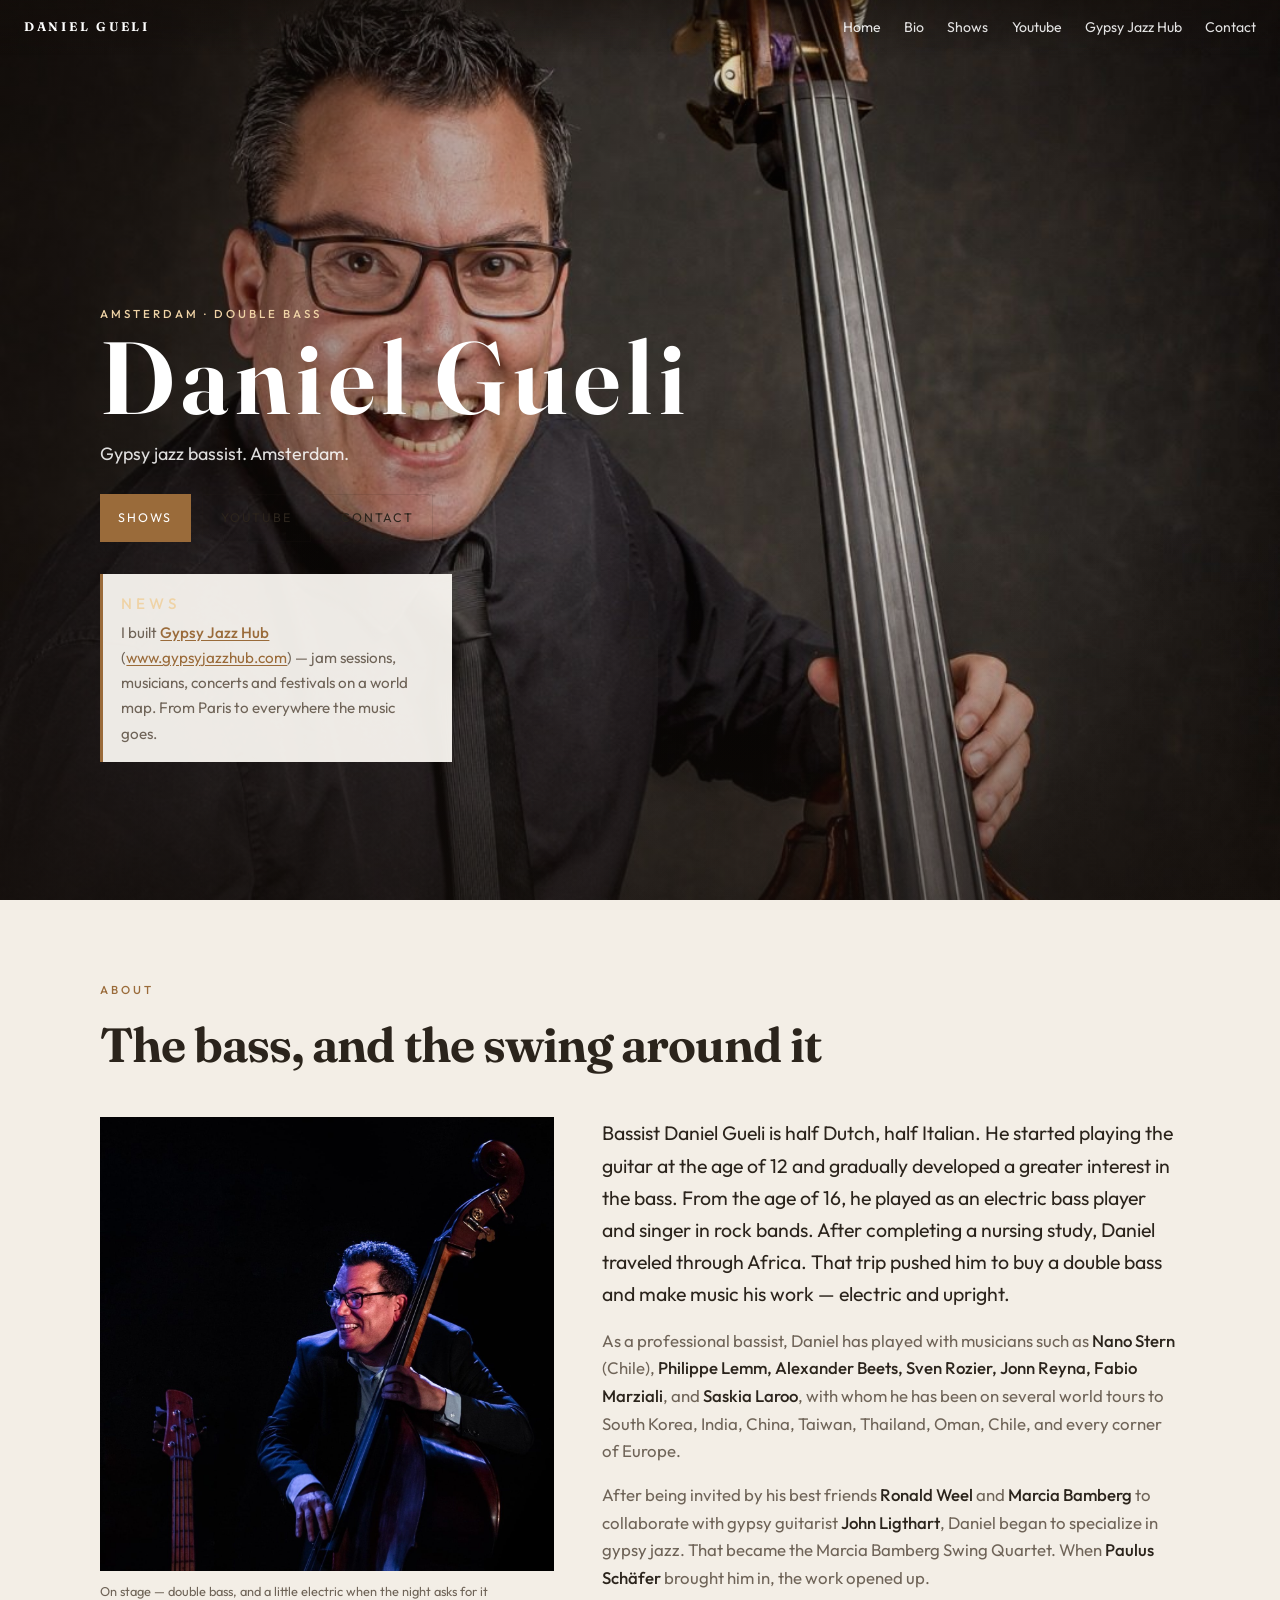
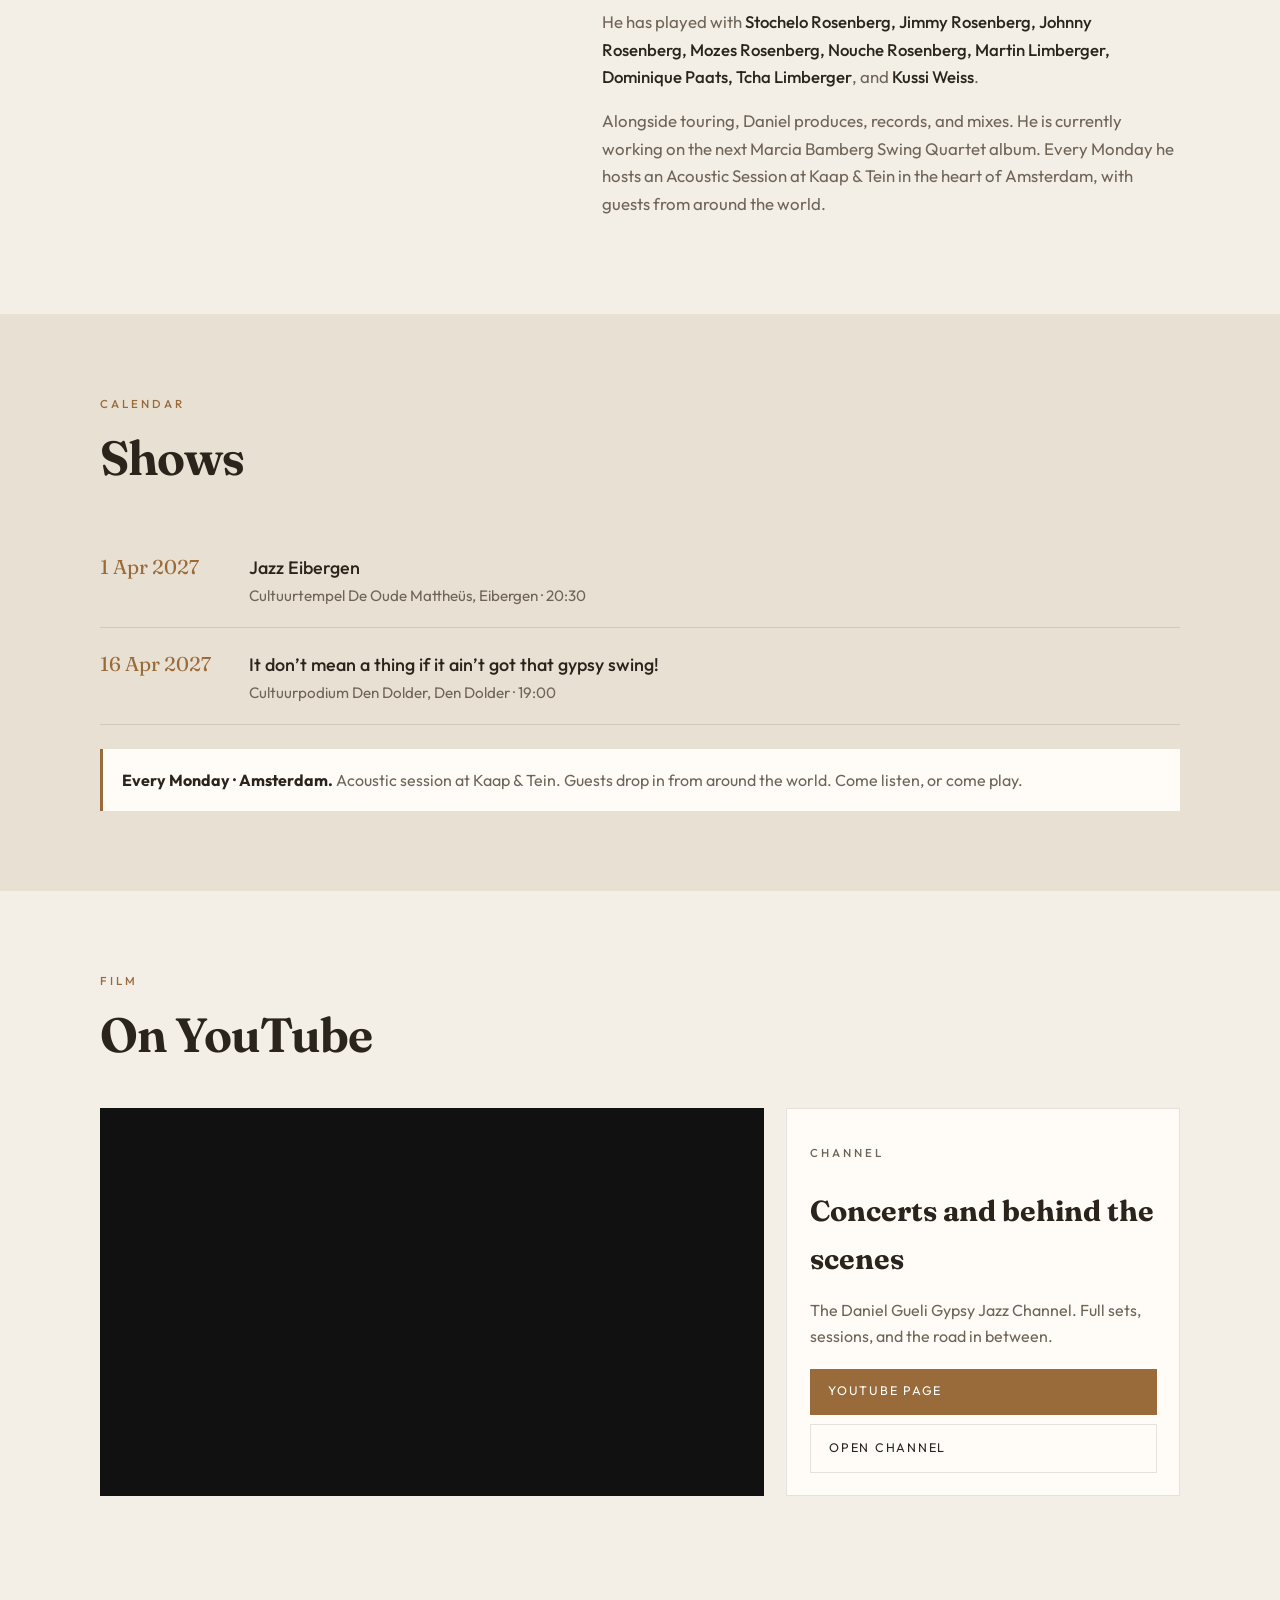
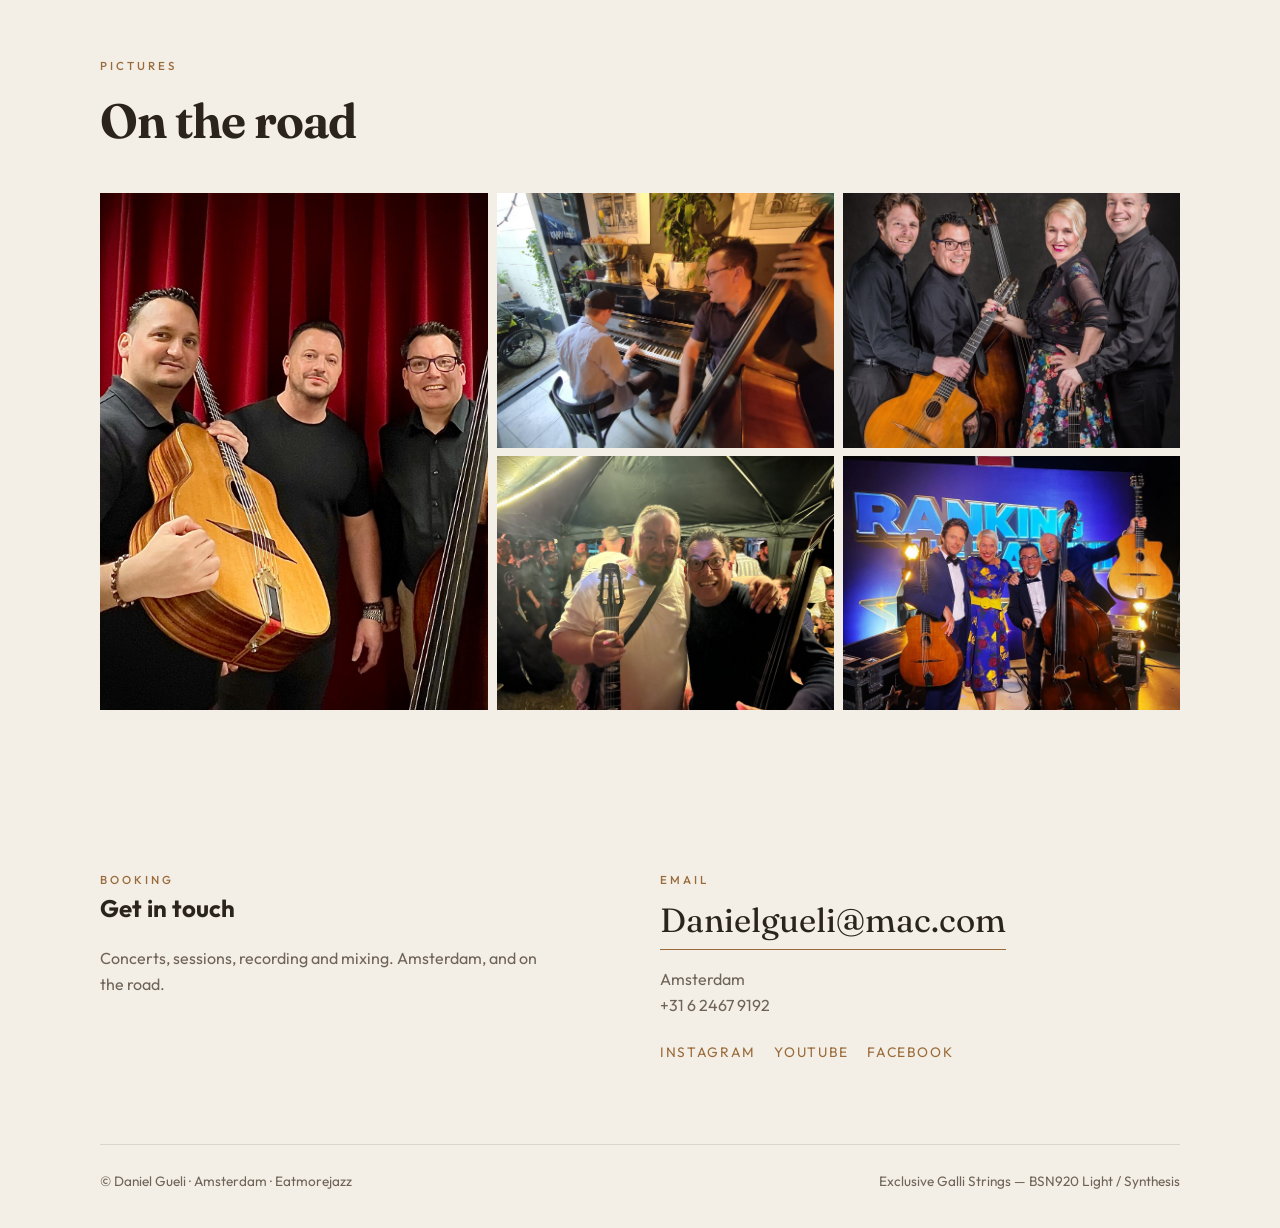
<file: index.html>
<!DOCTYPE html>
<html lang="en">
<head>
  <meta charset="utf-8" />
  <meta name="viewport" content="width=device-width, initial-scale=1" />
  <title>Daniel Gueli — Gypsy Jazz Double Bass, Amsterdam</title>
  <meta name="description" content="Daniel Gueli is an Amsterdam-based gypsy jazz double bassist. Galli Strings artist." />
  <meta property="og:title" content="Daniel Gueli — Gypsy Jazz Double Bass" />
  <meta property="og:description" content="Amsterdam-based gypsy jazz double bassist." />
  <meta property="og:image" content="img/hero.jpg" />
  <meta name="twitter:card" content="summary_large_image" />
  <link rel="icon" href="img/hero.jpg" />
  <link rel="stylesheet" href="styles.css" />
  <script type="application/ld+json">
  {"@context":"https://schema.org","@type":"Person","name":"Daniel Gueli","jobTitle":"Double bassist","genre":"Gypsy jazz","address":{"@type":"PostalAddress","addressLocality":"Amsterdam","addressCountry":"NL"},"email":"mailto:Danielgueli@mac.com","telephone":"+31624679192","sameAs":["https://www.youtube.com/@danielgueli","https://www.instagram.com/daniel_gueli/","https://www.facebook.com/profile.php?id=100011158900462"]}
  </script>
</head>
<body>
  <a class="skip" href="#main">Skip to content</a>
  <header class="nav">
    <a class="brand" href="#top">Daniel Gueli</a>
    <nav class="nav-links" id="menu">
      <a href="#top">Home</a>
      <a href="#bio">Bio</a>
      <a href="#shows">Shows</a>
      <a href="youtube.html">Youtube</a>
      <a href="hub.html">Gypsy Jazz Hub</a>
      <a href="#contact">Contact</a>
    </nav>
    <button class="nav-toggle" id="menuBtn" aria-label="Menu" aria-expanded="false">☰</button>
  </header>

  <main id="main">
    <section class="hero" id="top">
      <img class="hero-bg" src="img/hero.jpg" alt="Daniel Gueli with his double bass, studio portrait" />
      <div class="hero-inner">
        <p class="eyebrow">Amsterdam · Double bass</p>
        <h1>Daniel Gueli</h1>
        <p class="lede">Gypsy jazz bassist. Amsterdam.</p>
        <div class="hero-cta">
          <a class="btn" href="#shows">Shows</a>
          <a class="btn ghost" href="youtube.html">Youtube</a>
          <a class="btn ghost" href="#contact">Contact</a>
        </div>
        <aside class="news-card">
          <p class="eyebrow">News</p>
          <p>I built <strong><a href="hub.html">Gypsy Jazz Hub</a></strong> (<a href="https://www.gypsyjazzhub.com/" target="_blank" rel="noopener">www.gypsyjazzhub.com</a>) — jam sessions, musicians, concerts and festivals on a world map. From Paris to everywhere the music goes.</p>
        </aside>
      </div>
    </section>

    <section id="bio">
      <div class="wrap">
        <div class="sec-h">
          <p class="eyebrow">About</p>
          <h2>The bass, and the swing around it</h2>
        </div>
        <div class="bio-grid">
          <figure class="photo-frame">
            <img src="img/stage.jpg" alt="Daniel Gueli playing double bass on a dark stage" />
            <figcaption class="photo-cap">On stage — double bass, and a little electric when the night asks for it</figcaption>
          </figure>
          <div>
            <p class="lead">Bassist Daniel Gueli is half Dutch, half Italian. He started playing the guitar at the age of 12 and gradually developed a greater interest in the bass. From the age of 16, he played as an electric bass player and singer in rock bands. After completing a nursing study, Daniel traveled through Africa. That trip pushed him to buy a double bass and make music his work — electric and upright.</p>
            <p>As a professional bassist, Daniel has played with musicians such as <span class="names">Nano Stern</span> (Chile), <span class="names">Philippe Lemm, Alexander Beets, Sven Rozier, Jonn Reyna, Fabio Marziali</span>, and <span class="names">Saskia Laroo</span>, with whom he has been on several world tours to South Korea, India, China, Taiwan, Thailand, Oman, Chile, and every corner of Europe.</p>
            <p>After being invited by his best friends <span class="names">Ronald Weel</span> and <span class="names">Marcia Bamberg</span> to collaborate with gypsy guitarist <span class="names">John Ligthart</span>, Daniel began to specialize in gypsy jazz. That became the Marcia Bamberg Swing Quartet. When <span class="names">Paulus Schäfer</span> brought him in, the work opened up.</p>
            <p>He has played with <span class="names">Stochelo Rosenberg, Jimmy Rosenberg, Johnny Rosenberg, Mozes Rosenberg, Nouche Rosenberg, Martin Limberger, Dominique Paats, Tcha Limberger</span>, and <span class="names">Kussi Weiss</span>.</p>
            <p>Alongside touring, Daniel produces, records, and mixes. He is currently working on the next Marcia Bamberg Swing Quartet album. Every Monday he hosts an Acoustic Session at Kaap &amp; Tein in the heart of Amsterdam, with guests from around the world.</p>
          </div>
        </div>
      </div>
    </section>

    <section class="shows" id="shows">
      <div class="wrap">
        <div class="sec-h">
          <p class="eyebrow">Calendar</p>
          <h2>Shows</h2>
        </div>
        <article class="show">
          <time datetime="2027-04-01">1 Apr 2027</time>
          <div>
            <h3>Jazz Eibergen</h3>
            <p>Cultuurtempel De Oude Mattheüs, Eibergen · 20:30</p>
          </div>
        </article>
        <article class="show">
          <time datetime="2027-04-16">16 Apr 2027</time>
          <div>
            <h3>It don’t mean a thing if it ain’t got that gypsy swing!</h3>
            <p>Cultuurpodium Den Dolder, Den Dolder · 19:00</p>
          </div>
        </article>
        <p class="standing"><strong>Every Monday · Amsterdam.</strong> Acoustic session at Kaap &amp; Tein. Guests drop in from around the world. Come listen, or come play.</p>
      </div>
    </section>

    <section id="videos">
      <div class="wrap">
        <div class="sec-h">
          <p class="eyebrow">Film</p>
          <h2>On YouTube</h2>
        </div>
        <div class="videos-grid">
          <div class="embed">
            <iframe src="https://www.youtube.com/embed/Lp_8r-tq2D8" title="Jam at Marcia Bamberg, Samoreau 2026 — Daniel Gueli Gypsy Jazz Channel" allow="accelerometer; autoplay; clipboard-write; encrypted-media; gyroscope; picture-in-picture" allowfullscreen loading="lazy"></iframe>
          </div>
          <div class="video-side">
            <p class="eyebrow">Channel</p>
            <h3 style="font-family:var(--serif);font-size:1.8rem;margin:.4rem 0 .2rem;">Concerts and behind the scenes</h3>
            <p>The Daniel Gueli Gypsy Jazz Channel. Full sets, sessions, and the road in between.</p>
            <a class="btn" href="youtube.html">YouTube page</a>
            <a class="btn ghost" href="https://www.youtube.com/@danielgueli" target="_blank" rel="noopener" style="margin-top:.6rem">Open channel</a>
          </div>
        </div>
      </div>
    </section>

    <section id="gallery">
      <div class="wrap">
        <div class="sec-h">
          <p class="eyebrow">Pictures</p>
          <h2>On the road</h2>
        </div>
        <div class="gallery-grid">
          <a class="wide" href="img/trio.jpg"><img src="img/trio.jpg" alt="Trio on stage in front of red curtains, Daniel on bass" /></a>
          <a href="img/kaap.jpg"><img src="img/kaap.jpg" alt="Playing at Kaap and Tein in Amsterdam" /></a>
          <a href="img/quartet.jpg"><img src="img/quartet.jpg" alt="Marcia Bamberg Swing Quartet studio portrait" /></a>
          <a href="img/tent.jpg"><img src="img/tent.jpg" alt="After a gig under the tent lights" /></a>
          <a href="img/tv.jpg"><img src="img/tv.jpg" alt="On the set of Ranking the Stars" /></a>
        </div>
      </div>
    </section>

    <section id="contact">
      <div class="wrap contact">
        <div>
          <p class="eyebrow">Booking</p>
          <h2>Get in touch</h2>
          <p class="meta" style="margin:1rem 0 0;max-width:28rem;">Concerts, sessions, recording and mixing. Amsterdam, and on the road.</p>
        </div>
        <div>
          <p class="eyebrow">Email</p>
          <a class="big" href="mailto:Danielgueli@mac.com">Danielgueli@mac.com</a>
          <p class="meta">Amsterdam<br /><a href="tel:+31624679192">+31 6 2467 9192</a></p>
          <div class="socials">
            <a href="https://www.instagram.com/daniel_gueli/" target="_blank" rel="noopener">Instagram</a>
            <a href="https://www.youtube.com/@danielgueli" target="_blank" rel="noopener">YouTube</a>
            <a href="https://www.facebook.com/profile.php?id=100011158900462" target="_blank" rel="noopener">Facebook</a>
          </div>
        </div>
      </div>
    </section>
  </main>

  <footer class="wrap">
    <p>© Daniel Gueli · Amsterdam · Eatmorejazz</p>
    <p><a href="https://www.gallistrings.com/en/artists/557-daniel-gueli-eng" target="_blank" rel="noopener">Exclusive Galli Strings — BSN920 Light / Synthesis</a></p>
  </footer>
  <script>
    const btn = document.getElementById('menuBtn');
    const menu = document.getElementById('menu');
    const nav = document.querySelector('.nav');
    btn.addEventListener('click', () => {
      const open = menu.classList.toggle('open');
      btn.setAttribute('aria-expanded', open);
    });
    menu.querySelectorAll('a').forEach(a => a.addEventListener('click', () => menu.classList.remove('open')));
    const onScroll = () => nav.classList.toggle('on-paper', window.scrollY > window.innerHeight * 0.62);
    onScroll();
    window.addEventListener('scroll', onScroll, { passive: true });
  </script>
</body>
</html>
</file>
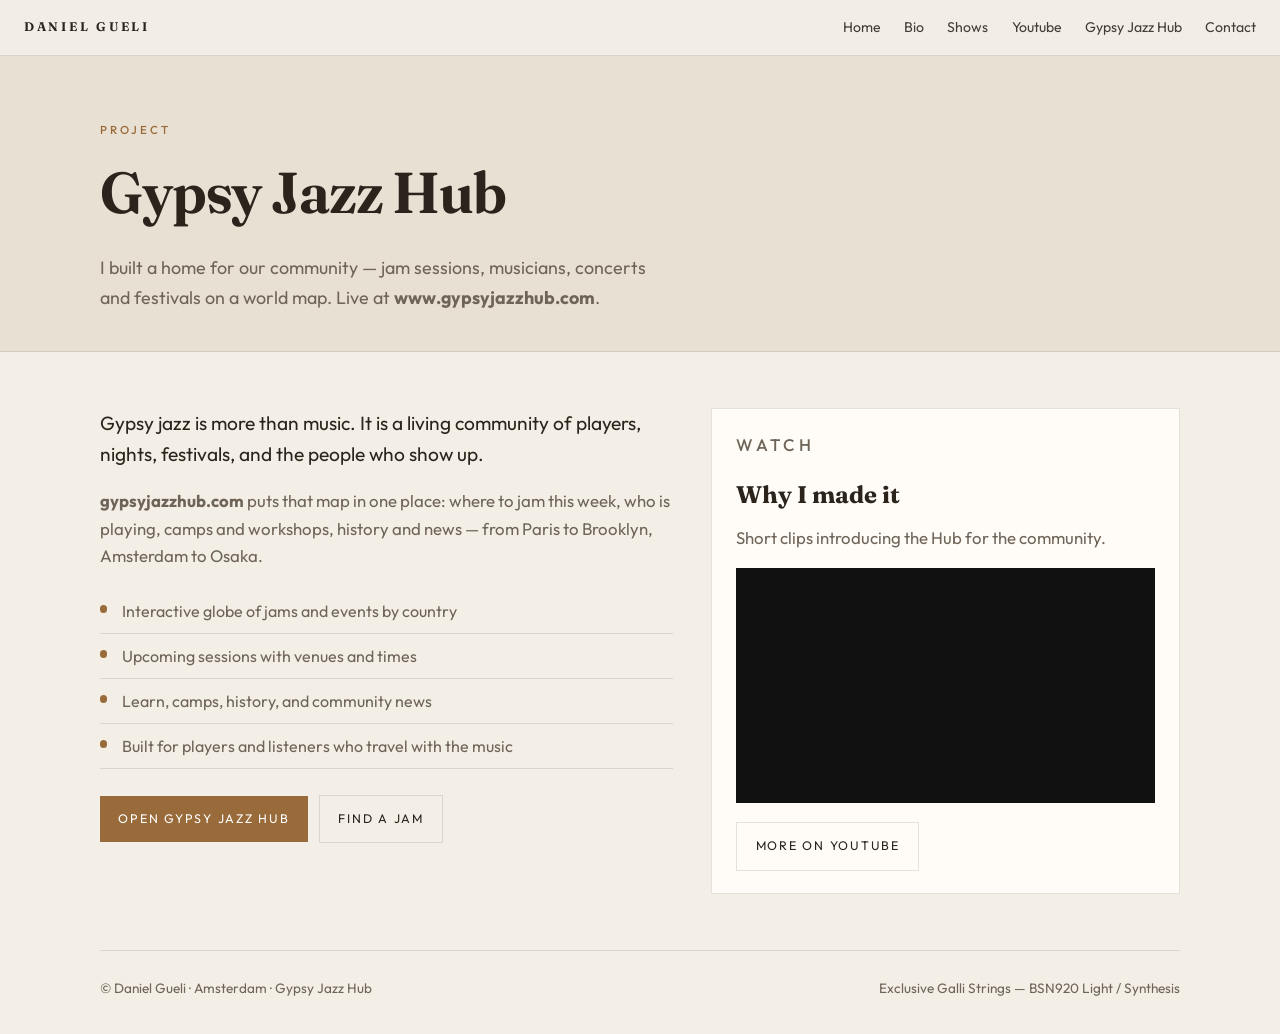
<file: hub.html>
<!DOCTYPE html>
<html lang="en">
<head>
  <meta charset="utf-8" />
  <meta name="viewport" content="width=device-width, initial-scale=1" />
  <title>Gypsy Jazz Hub — by Daniel Gueli</title>
  <meta name="description" content="Daniel Gueli built Gypsy Jazz Hub: find jam sessions, musicians, concerts and festivals worldwide on an interactive map." />
  <meta property="og:title" content="Gypsy Jazz Hub — by Daniel Gueli" />
  <meta property="og:description" content="Find a gypsy jazz jam near you. Built by Daniel Gueli." />
  <meta property="og:image" content="img/hero.jpg" />
  <link rel="icon" href="img/hero.jpg" />
  <link rel="stylesheet" href="styles.css" />
</head>
<body class="page">
  <a class="skip" href="#main">Skip to content</a>
  <header class="nav">
    <a class="brand" href="index.html">Daniel Gueli</a>
    <nav class="nav-links" id="menu">
      <a href="index.html">Home</a>
      <a href="index.html#bio">Bio</a>
      <a href="index.html#shows">Shows</a>
      <a href="youtube.html">Youtube</a>
      <a href="hub.html">Gypsy Jazz Hub</a>
      <a href="index.html#contact">Contact</a>
    </nav>
    <button class="nav-toggle" id="menuBtn" aria-label="Menu" aria-expanded="false">☰</button>
  </header>
  <main id="main">
    <div class="page-hero">
      <div class="wrap">
        <p class="eyebrow">Project</p>
        <h1>Gypsy Jazz Hub</h1>
        <p class="lede">I built a home for our community — jam sessions, musicians, concerts and festivals on a world map. Live at <a href="https://www.gypsyjazzhub.com/" target="_blank" rel="noopener"><strong>www.gypsyjazzhub.com</strong></a>.</p>
      </div>
    </div>
    <div class="wrap feature-grid">
      <div>
        <p class="lead">Gypsy jazz is more than music. It is a living community of players, nights, festivals, and the people who show up.</p>
        <p><a href="https://www.gypsyjazzhub.com/" target="_blank" rel="noopener"><strong>gypsyjazzhub.com</strong></a> puts that map in one place: where to jam this week, who is playing, camps and workshops, history and news — from Paris to Brooklyn, Amsterdam to Osaka.</p>
        <ul class="checklist">
          <li>Interactive globe of jams and events by country</li>
          <li>Upcoming sessions with venues and times</li>
          <li>Learn, camps, history, and community news</li>
          <li>Built for players and listeners who travel with the music</li>
        </ul>
        <a class="btn" href="https://www.gypsyjazzhub.com/" target="_blank" rel="noopener">Open Gypsy Jazz Hub</a>
        <a class="btn ghost" href="https://www.gypsyjazzhub.com/" target="_blank" rel="noopener" style="margin-left:.5rem">Find a jam</a>
      </div>
      <aside class="panel">
        <p class="eyebrow">Watch</p>
        <h3>Why I made it</h3>
        <p>Short clips introducing the Hub for the community.</p>
        <div class="embed" style="margin:1rem 0 1.2rem">
          <iframe src="https://www.youtube.com/embed/CjMGG2lTlVo" title="Gypsy Jazz Hub — find a jam near you" allow="accelerometer; autoplay; clipboard-write; encrypted-media; gyroscope; picture-in-picture" allowfullscreen loading="lazy"></iframe>
        </div>
        <a class="btn ghost" href="youtube.html">More on YouTube</a>
      </aside>
    </div>
  </main>
  <footer class="wrap">
    <p>© Daniel Gueli · Amsterdam · <a href="hub.html">Gypsy Jazz Hub</a></p>
    <p><a href="https://www.gallistrings.com/en/artists/557-daniel-gueli-eng" target="_blank" rel="noopener">Exclusive Galli Strings — BSN920 Light / Synthesis</a></p>
  </footer>
  <script>
    const btn = document.getElementById('menuBtn');
    const menu = document.getElementById('menu');
    btn.addEventListener('click', () => {
      const open = menu.classList.toggle('open');
      btn.setAttribute('aria-expanded', open);
    });
    menu.querySelectorAll('a').forEach(a => a.addEventListener('click', () => menu.classList.remove('open')));
  </script>
</body>
</html>
</file>
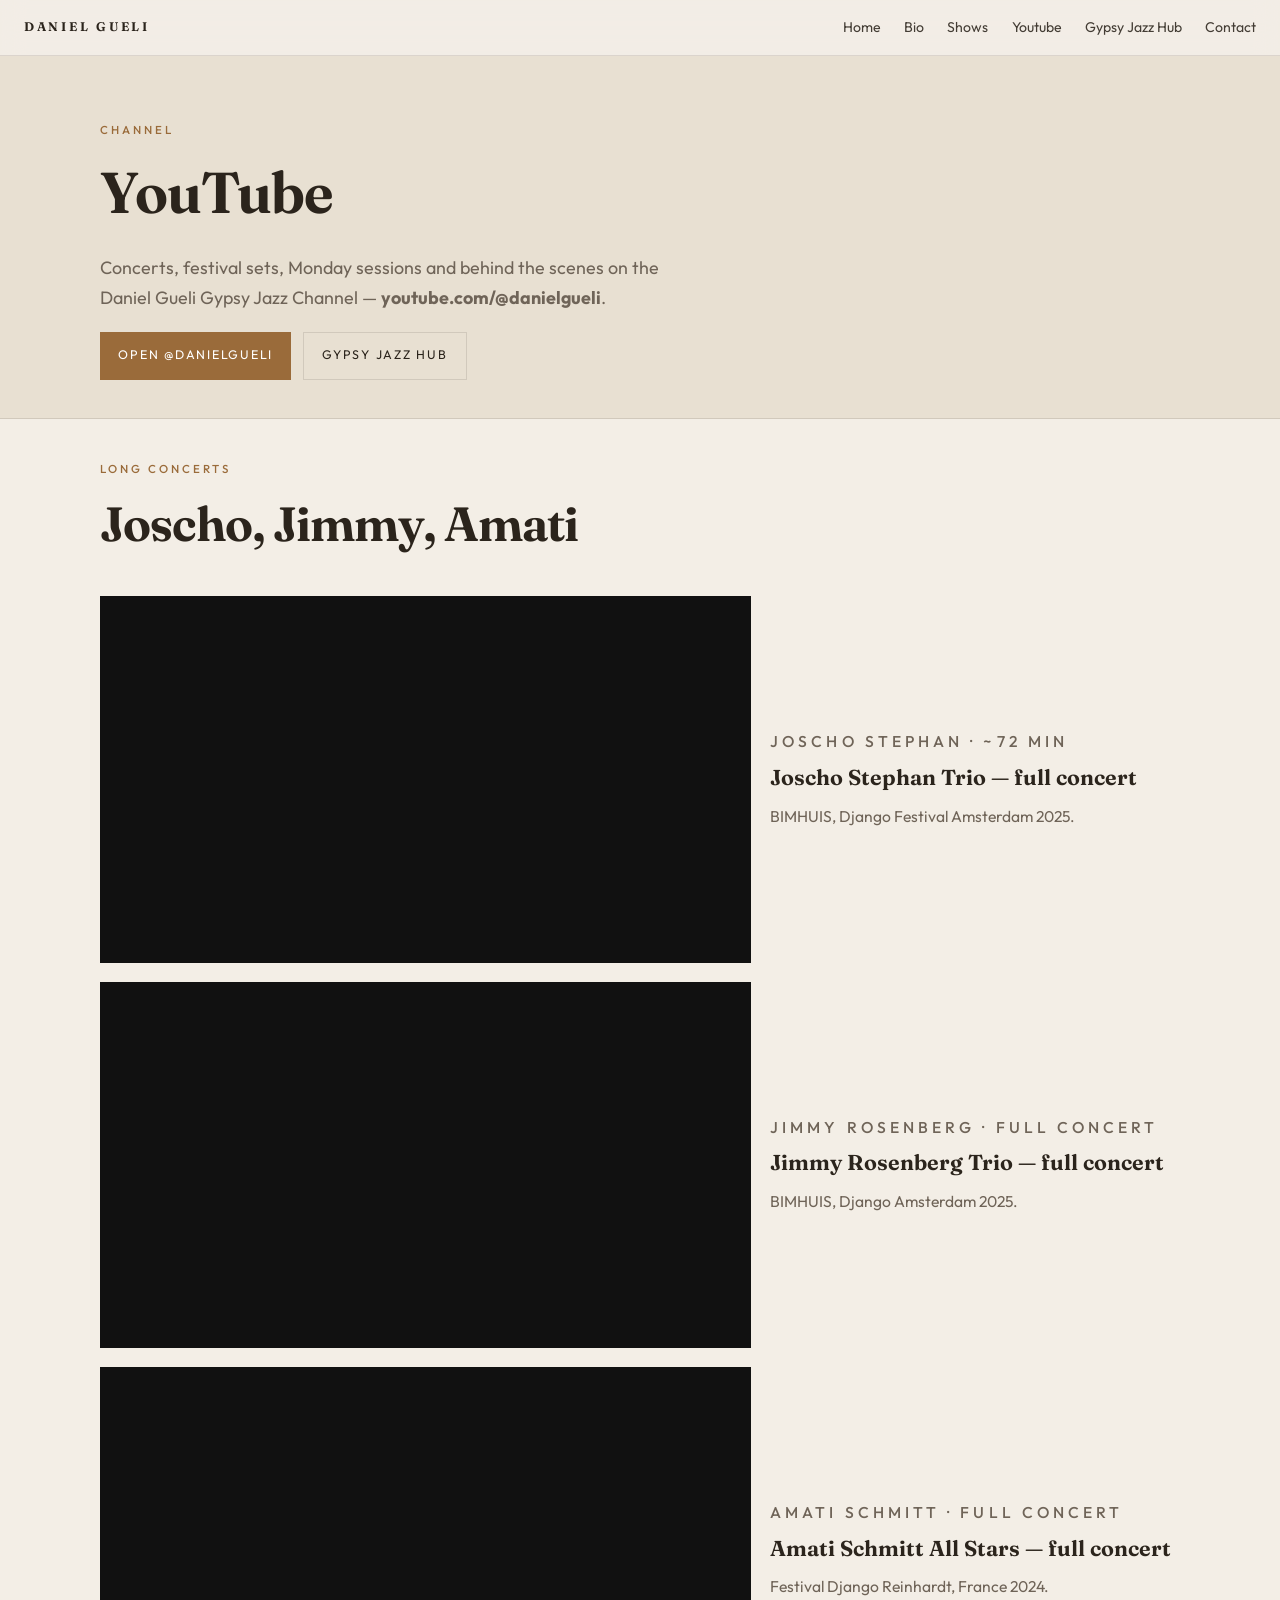
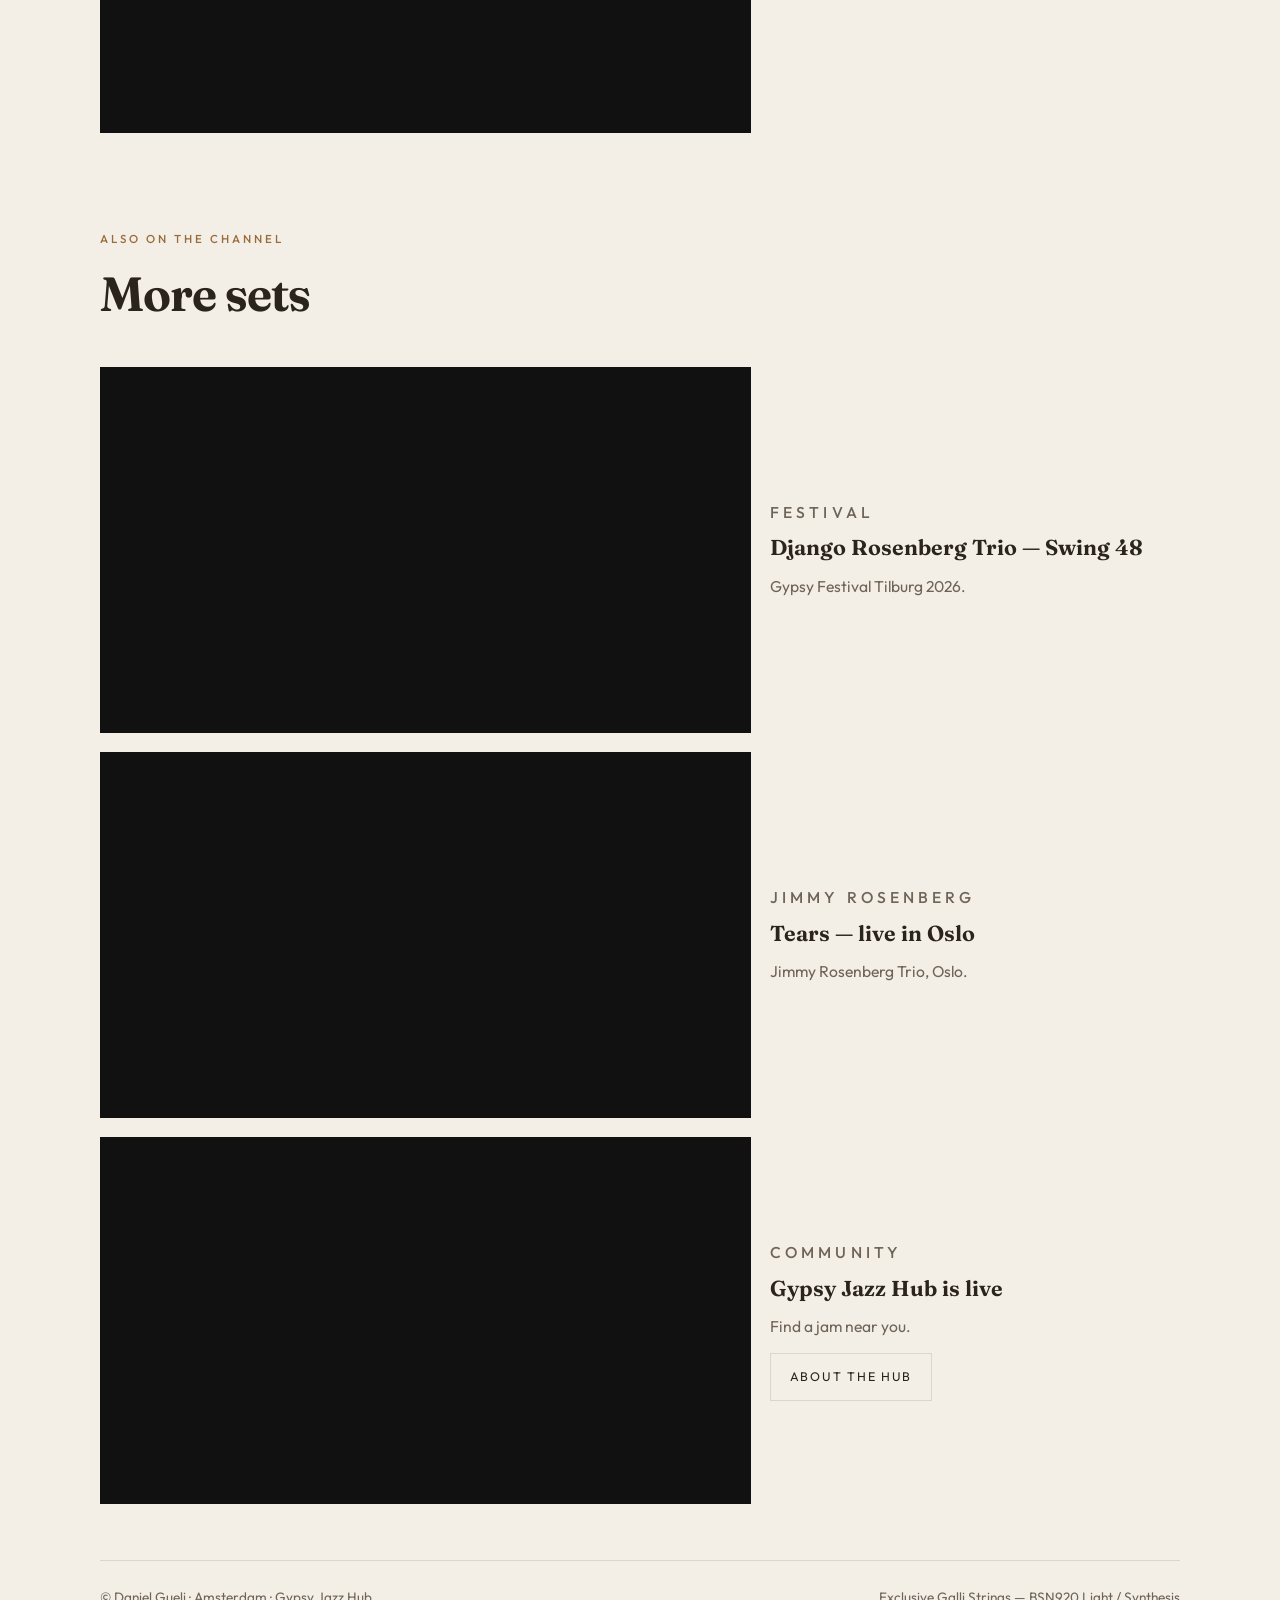
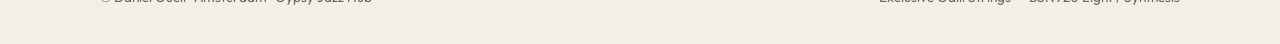
<file: youtube.html>
<!DOCTYPE html>
<html lang="en">
<head>
  <meta charset="utf-8" />
  <meta name="viewport" content="width=device-width, initial-scale=1" />
  <title>YouTube — Daniel Gueli Gypsy Jazz Channel</title>
  <meta name="description" content="Concerts, jams and behind the scenes on the Daniel Gueli Gypsy Jazz Channel." />
  <meta property="og:title" content="Daniel Gueli Gypsy Jazz Channel" />
  <meta property="og:description" content="Concerts, sessions and the road in between." />
  <meta property="og:image" content="img/hero.jpg" />
  <link rel="icon" href="img/hero.jpg" />
  <link rel="stylesheet" href="styles.css" />
</head>
<body class="page">
  <a class="skip" href="#main">Skip to content</a>
  <header class="nav">
    <a class="brand" href="index.html">Daniel Gueli</a>
    <nav class="nav-links" id="menu">
      <a href="index.html">Home</a>
      <a href="index.html#bio">Bio</a>
      <a href="index.html#shows">Shows</a>
      <a href="youtube.html">Youtube</a>
      <a href="hub.html">Gypsy Jazz Hub</a>
      <a href="index.html#contact">Contact</a>
    </nav>
    <button class="nav-toggle" id="menuBtn" aria-label="Menu" aria-expanded="false">☰</button>
  </header>
  <main id="main">
    <div class="page-hero">
      <div class="wrap">
        <p class="eyebrow">Channel</p>
        <h1>YouTube</h1>
        <p class="lede">Concerts, festival sets, Monday sessions and behind the scenes on the Daniel Gueli Gypsy Jazz Channel — <a href="https://www.youtube.com/@danielgueli" target="_blank" rel="noopener"><strong>youtube.com/@danielgueli</strong></a>.</p>
        <div class="hero-cta" style="margin-top:1.2rem">
          <a class="btn" href="https://www.youtube.com/@danielgueli" target="_blank" rel="noopener">Open @danielgueli</a>
          <a class="btn ghost" href="hub.html">Gypsy Jazz Hub</a>
        </div>
      </div>
    </div>
    <div class="wrap" style="padding-top:2.5rem">
      <div class="sec-h">
        <p class="eyebrow">Long concerts</p>
        <h2>Joscho, Jimmy, Amati</h2>
      </div>
      <div class="video-stack">
        <article class="video-row">
          <div class="embed"><iframe src="https://www.youtube.com/embed/jBEDrUXCHxM" title="Joscho Stephan Trio full concert BIMHUIS Django Festival 2025 Amsterdam" allow="accelerometer; autoplay; clipboard-write; encrypted-media; gyroscope; picture-in-picture" allowfullscreen loading="lazy"></iframe></div>
          <div class="meta">
            <p class="eyebrow">Joscho Stephan · ~72 min</p>
            <h3>Joscho Stephan Trio — full concert</h3>
            <p>BIMHUIS, Django Festival Amsterdam 2025.</p>
          </div>
        </article>
        <article class="video-row">
          <div class="embed"><iframe src="https://www.youtube.com/embed/_u1AHjaEg28" title="Jimmy Rosenberg Trio FULL Concert Django Amsterdam 2025 Bimhuis" allow="accelerometer; autoplay; clipboard-write; encrypted-media; gyroscope; picture-in-picture" allowfullscreen loading="lazy"></iframe></div>
          <div class="meta">
            <p class="eyebrow">Jimmy Rosenberg · full concert</p>
            <h3>Jimmy Rosenberg Trio — full concert</h3>
            <p>BIMHUIS, Django Amsterdam 2025.</p>
          </div>
        </article>
        <article class="video-row">
          <div class="embed"><iframe src="https://www.youtube.com/embed/CW7_iD1OZdg" title="Amati Schmitt All Stars FULL CONCERT Festival Django Reinhardt 2024 France" allow="accelerometer; autoplay; clipboard-write; encrypted-media; gyroscope; picture-in-picture" allowfullscreen loading="lazy"></iframe></div>
          <div class="meta">
            <p class="eyebrow">Amati Schmitt · full concert</p>
            <h3>Amati Schmitt All Stars — full concert</h3>
            <p>Festival Django Reinhardt, France 2024.</p>
          </div>
        </article>
      </div>
      <div class="sec-h" style="margin-top:2.5rem">
        <p class="eyebrow">Also on the channel</p>
        <h2>More sets</h2>
      </div>
      <div class="video-stack">
        <article class="video-row">
          <div class="embed"><iframe src="https://www.youtube.com/embed/woKyADB8KNA" title="Django Rosenberg Trio - Swing 48 - Gypsy Festival Tilburg 2026" allow="accelerometer; autoplay; clipboard-write; encrypted-media; gyroscope; picture-in-picture" allowfullscreen loading="lazy"></iframe></div>
          <div class="meta">
            <p class="eyebrow">Festival</p>
            <h3>Django Rosenberg Trio — Swing 48</h3>
            <p>Gypsy Festival Tilburg 2026.</p>
          </div>
        </article>
        <article class="video-row">
          <div class="embed"><iframe src="https://www.youtube.com/embed/epDSoj1LGV0" title="Jimmy Rosenberg Trio live in Oslo Tears" allow="accelerometer; autoplay; clipboard-write; encrypted-media; gyroscope; picture-in-picture" allowfullscreen loading="lazy"></iframe></div>
          <div class="meta">
            <p class="eyebrow">Jimmy Rosenberg</p>
            <h3>Tears — live in Oslo</h3>
            <p>Jimmy Rosenberg Trio, Oslo.</p>
          </div>
        </article>
        <article class="video-row">
          <div class="embed"><iframe src="https://www.youtube.com/embed/CjMGG2lTlVo" title="Gypsy Jazz Hub announcement" allow="accelerometer; autoplay; clipboard-write; encrypted-media; gyroscope; picture-in-picture" allowfullscreen loading="lazy"></iframe></div>
          <div class="meta">
            <p class="eyebrow">Community</p>
            <h3>Gypsy Jazz Hub is live</h3>
            <p>Find a jam near you.</p>
            <a class="btn ghost" href="hub.html" style="margin-top:.8rem">About the Hub</a>
          </div>
        </article>
      </div>
    </div>
  </main>
  <footer class="wrap">
    <p>© Daniel Gueli · Amsterdam · <a href="hub.html">Gypsy Jazz Hub</a></p>
    <p><a href="https://www.gallistrings.com/en/artists/557-daniel-gueli-eng" target="_blank" rel="noopener">Exclusive Galli Strings — BSN920 Light / Synthesis</a></p>
  </footer>
  <script>
    const btn = document.getElementById('menuBtn');
    const menu = document.getElementById('menu');
    btn.addEventListener('click', () => {
      const open = menu.classList.toggle('open');
      btn.setAttribute('aria-expanded', open);
    });
    menu.querySelectorAll('a').forEach(a => a.addEventListener('click', () => menu.classList.remove('open')));
  </script>
</body>
</html>
</file>
<file: styles.css>
@import url("https://fonts.googleapis.com/css2?family=Fraunces:opsz,wght@9..144,500;9..144,650&family=Outfit:wght@300;400;500;600&display=swap");

:root {
  --paper: #f3eee6;
  --paper-2: #e8e0d2;
  --ink: #2b241c;
  --muted: #6f6458;
  --wood: #9a6b3a;
  --wood-2: #b9844d;
  --line: rgba(43, 36, 28, 0.12);
  --white: #fffcf7;
  --serif: "Fraunces", Georgia, serif;
  --sans: "Outfit", system-ui, sans-serif;
}

* { box-sizing: border-box; margin: 0; padding: 0; }
html { scroll-behavior: smooth; }
html, body { background: var(--paper); color: var(--ink); }
body {
  font-family: var(--sans);
  font-weight: 400;
  line-height: 1.65;
}
img { max-width: 100%; display: block; }
a { color: inherit; text-decoration: none; }
button { font: inherit; background: none; border: 0; color: inherit; cursor: pointer; }

.skip { position: absolute; left: -999px; }
.skip:focus { left: 1rem; top: 1rem; z-index: 100; background: var(--wood); color: #fff; padding: .5rem 1rem; }

.wrap { width: min(1080px, calc(100% - 2.4rem)); margin-inline: auto; }
.eyebrow {
  font-size: 0.72rem;
  letter-spacing: 0.26em;
  text-transform: uppercase;
  color: var(--wood);
  font-weight: 500;
}

.nav {
  position: fixed; inset: 0 0 auto 0;
  z-index: 40;
  display: flex; align-items: center; justify-content: space-between;
  padding: 1rem 1.5rem;
  color: #fff;
  background: linear-gradient(to bottom, rgba(20,14,10,.45), transparent);
}
.nav.on-paper {
  color: var(--ink);
  background: rgba(243, 238, 230, 0.92);
  backdrop-filter: blur(12px);
  -webkit-backdrop-filter: blur(12px);
  border-bottom: 1px solid var(--line);
}
.nav .brand {
  font-family: var(--serif);
  font-weight: 650;
  letter-spacing: 0.22em;
  font-size: 0.78rem;
  text-transform: uppercase;
}
.nav-links { display: flex; gap: 1.45rem; font-size: 0.88rem; }
.nav-links a { opacity: 0.88; }
.nav-links a:hover { opacity: 1; }
.nav-toggle { display: none; color: inherit; font-size: 1.3rem; }

.hero {
  position: relative;
  min-height: 100svh;
  color: #fff;
  display: flex;
  align-items: flex-end;
  overflow: hidden;
}
.hero-bg {
  position: absolute; inset: 0;
  width: 100%; height: 100%;
  object-fit: cover;
  object-position: 62% 18%;
}
.hero::after {
  content: "";
  position: absolute; inset: 0;
  background:
    linear-gradient(90deg, rgba(20,14,10,.62) 0%, rgba(20,14,10,.18) 48%, rgba(20,14,10,.08) 100%),
    linear-gradient(to top, rgba(20,14,10,.55) 0%, transparent 42%);
}
.hero-inner {
  position: relative; z-index: 2;
  padding: 7.5rem 0 3.6rem;
  width: min(1080px, calc(100% - 2.4rem));
  margin-inline: auto;
}
.hero h1 {
  font-family: var(--serif);
  font-weight: 650;
  font-size: clamp(3.4rem, 9vw, 6.4rem);
  line-height: 0.92;
  letter-spacing: 0.06em;
  margin: 0.45rem 0 0.9rem;
}
.hero .lede {
  max-width: 26rem;
  font-size: 1.12rem;
  color: rgba(255,255,255,.86);
}
.hero .eyebrow { color: #efd3a6; }
.hero-cta { display: flex; flex-wrap: wrap; gap: 0.7rem; margin-top: 1.6rem; }
.news-card {
  margin-top: 2rem;
  max-width: 22rem;
  background: rgba(255,252,247,.92);
  color: var(--ink);
  padding: 1.05rem 1.15rem;
  border-left: 3px solid var(--wood);
}
.news-card .eyebrow { margin-bottom: .25rem; }
.news-card p { font-size: 0.95rem; color: var(--muted); }
.news-card strong { color: var(--ink); font-weight: 500; }
.news-card a { color: var(--wood); text-decoration: underline; text-underline-offset: 2px; }
.news-card a:hover { color: var(--wood-2); }

.btn {
  display: inline-flex; align-items: center;
  padding: 0.8rem 1.15rem;
  background: var(--wood);
  color: #fff;
  font-size: 0.78rem;
  letter-spacing: 0.14em;
  text-transform: uppercase;
}
.btn:hover { background: var(--wood-2); }
.btn.ghost {
  background: transparent;
  color: #fff;
  border: 1px solid rgba(255,255,255,.55);
}
.btn.ghost:hover { border-color: #fff; }
.btn.on-paper {
  color: #fff;
}
section .btn.ghost {
  color: var(--ink);
  border-color: var(--line);
}
section .btn.ghost:hover { border-color: var(--wood); color: var(--wood); }
body.page .btn.ghost {
  color: var(--ink);
  border-color: var(--line);
}
body.page .btn.ghost:hover { border-color: var(--wood); color: var(--wood); }

section { padding: 5rem 0; }
.sec-h { margin-bottom: 2.1rem; }
.sec-h h2 {
  font-family: var(--serif);
  font-size: clamp(2rem, 4vw, 3rem);
  font-weight: 650;
  letter-spacing: -0.02em;
  margin-top: 0.35rem;
}

.bio-grid {
  display: grid;
  grid-template-columns: 0.88fr 1.12fr;
  gap: 3rem;
  align-items: start;
}
.bio-grid p { color: var(--muted); margin-bottom: 1rem; font-size: 1.05rem; }
.bio-grid p.lead { color: var(--ink); font-size: 1.22rem; }
.names { color: var(--ink); font-weight: 500; }
.photo-frame img { width: 100%; }
.photo-cap { margin-top: 0.6rem; color: var(--muted); font-size: 0.8rem; }

.shows { background: var(--paper-2); }
.show {
  display: grid;
  grid-template-columns: 8.2rem 1fr;
  gap: 1.1rem;
  align-items: baseline;
  padding: 1.2rem 0;
  border-bottom: 1px solid var(--line);
}
.show time {
  font-family: var(--serif);
  font-size: 1.25rem;
  color: var(--wood);
}
.show h3 { font-size: 1.12rem; font-weight: 500; }
.show p { color: var(--muted); font-size: 0.95rem; }
.standing {
  margin-top: 1.5rem;
  padding: 1.1rem 1.2rem;
  background: var(--white);
  border-left: 3px solid var(--wood);
  color: var(--muted);
}
.standing strong { color: var(--ink); }

.videos-grid {
  display: grid;
  grid-template-columns: 1.35fr 0.8fr;
  gap: 1.4rem;
}
.embed { position: relative; padding-top: 56.25%; background: #111; }
.embed iframe { position: absolute; inset: 0; width: 100%; height: 100%; border: 0; }
.video-side {
  display: flex; flex-direction: column; justify-content: center;
  padding: 1.4rem;
  background: var(--white);
  border: 1px solid var(--line);
}
.video-side p { color: var(--muted); margin: 0.7rem 0 1.2rem; }

.gallery-grid {
  display: grid;
  grid-template-columns: 1.15fr 1fr 1fr;
  gap: 0.55rem;
}
.gallery-grid a { overflow: hidden; background: #ddd; }
.gallery-grid img {
  width: 100%; height: 100%; object-fit: cover; aspect-ratio: 4/3;
  transition: transform .5s ease;
}
.gallery-grid a:hover img { transform: scale(1.04); }
.gallery-grid .wide { grid-column: 1 / 2; grid-row: 1 / 3; }
.gallery-grid .wide img { aspect-ratio: 3/4; min-height: 100%; }

.contact {
  display: grid;
  grid-template-columns: 1fr 1fr;
  gap: 2.5rem;
}
.contact a.big {
  font-family: var(--serif);
  font-size: clamp(1.5rem, 3vw, 2.1rem);
  display: inline-block;
  border-bottom: 1px solid var(--wood);
  margin: 0.25rem 0 1rem;
}
.contact .meta { color: var(--muted); }
.socials { display: flex; gap: 1.15rem; margin-top: 1.4rem; color: var(--wood); font-size: 0.86rem; letter-spacing: 0.12em; text-transform: uppercase; }

footer {
  padding: 1.6rem 0 2.2rem;
  border-top: 1px solid var(--line);
  display: flex; justify-content: space-between; gap: 1rem; flex-wrap: wrap;
  color: var(--muted); font-size: 0.85rem;
}

@media (max-width: 860px) {
  .nav-links { display: none; }
  .nav-links.open {
    display: flex; flex-direction: column;
    position: absolute; top: 100%; left: 0; right: 0;
    background: var(--paper); color: var(--ink);
    padding: 1rem 1.4rem 1.4rem;
    gap: 0.85rem;
  }
  .nav-toggle { display: block; }
  .bio-grid, .videos-grid, .contact { grid-template-columns: 1fr; }
  .show { grid-template-columns: 1fr; gap: 0.25rem; }
  .gallery-grid { grid-template-columns: 1fr 1fr; }
  .gallery-grid .wide { grid-column: 1 / -1; grid-row: auto; }
  .hero h1 { letter-spacing: 0.03em; }
  section { padding: 3.6rem 0; }
}

@media (prefers-reduced-motion: reduce) {
  html { scroll-behavior: auto; }
  .gallery-grid img { transition: none; }
}


/* Inner pages */
body.page { background: var(--paper); }
body.page .nav {
  color: var(--ink);
  background: rgba(243, 238, 230, 0.96);
  backdrop-filter: blur(12px);
  -webkit-backdrop-filter: blur(12px);
  border-bottom: 1px solid var(--line);
}
.page-hero {
  padding: 7.5rem 0 2.4rem;
  border-bottom: 1px solid var(--line);
  background: var(--paper-2);
}
.page-hero h1 {
  font-family: var(--serif);
  font-size: clamp(2.4rem, 5vw, 3.6rem);
  font-weight: 650;
  letter-spacing: -0.02em;
  margin: 0.4rem 0 0.8rem;
}
.page-hero .lede {
  max-width: 36rem;
  color: var(--muted);
  font-size: 1.12rem;
}
.feature-grid {
  display: grid;
  grid-template-columns: 1.1fr 0.9fr;
  gap: 2.4rem;
  align-items: start;
  padding: 3.5rem 0;
}
.feature-grid p { color: var(--muted); margin-bottom: 1rem; font-size: 1.05rem; }
.feature-grid .lead { color: var(--ink); font-size: 1.2rem; }
.checklist { list-style: none; margin: 1.2rem 0 1.6rem; }
.checklist li {
  padding: 0.55rem 0 0.55rem 1.4rem;
  position: relative;
  color: var(--muted);
  border-bottom: 1px solid var(--line);
}
.checklist li::before {
  content: "";
  position: absolute; left: 0; top: 1rem;
  width: 0.45rem; height: 0.45rem;
  background: var(--wood);
  border-radius: 50%;
}
.video-stack {
  display: grid;
  gap: 1.2rem;
  padding: 0 0 3.5rem;
}
.video-row {
  display: grid;
  grid-template-columns: 1.35fr 0.85fr;
  gap: 1.2rem;
  align-items: center;
}
.video-row .meta h3 {
  font-family: var(--serif);
  font-size: 1.35rem;
  font-weight: 650;
  margin: 0.3rem 0 0.5rem;
}
.video-row .meta p { color: var(--muted); font-size: 0.98rem; }
.panel {
  background: var(--white);
  border: 1px solid var(--line);
  padding: 1.4rem 1.5rem;
}
.panel h3 {
  font-family: var(--serif);
  font-size: 1.5rem;
  margin: 0.3rem 0 0.6rem;
}
.panel p { color: var(--muted); margin-bottom: 1rem; }
@media (max-width: 860px) {
  .feature-grid, .video-row { grid-template-columns: 1fr; }
}
</file>
